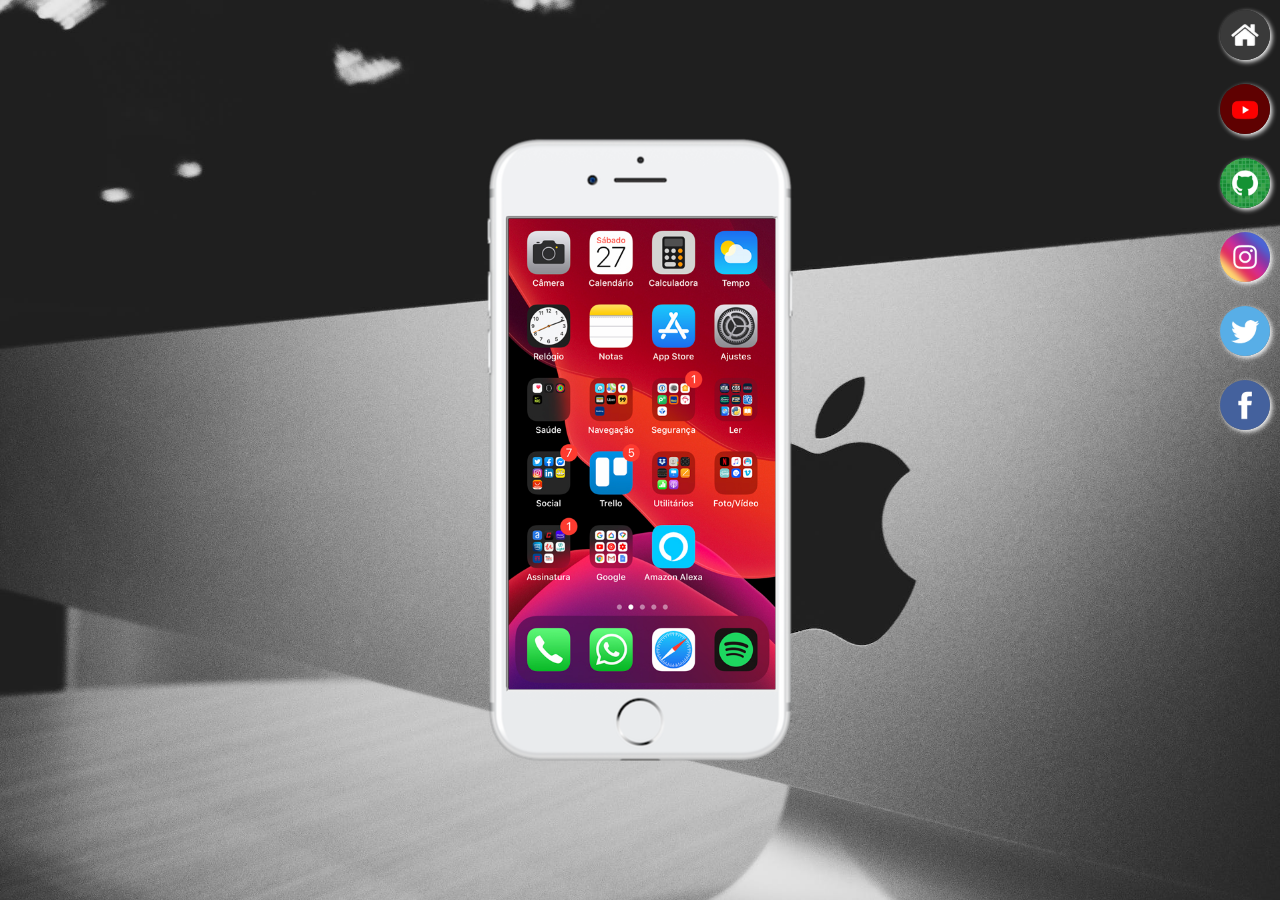
<file: iphone/index.html>
<!DOCTYPE html>
<html lang="pt-BR">
<head>
    <meta charset="UTF-8">
    <meta name="viewport" content="width=device-width, initial-scale=1.0">
    <title>Social Network Project</title>
    <link rel="shortcut icon" href="logo.png" type="image/x-icon">
    <link rel="stylesheet" href="style.css">
</head>
<body>
    <main>          
        <section id="phone">

            <iframe src="home.html" name="screen" id="screen"></iframe>
            
        </section>
        <section id="social-network">           
            <a href="home.html" target="screen"><img src="image/logo-home.jpg" alt="logo-home"></a><br>
            <a href="youtube.html" target="screen"><img src="image/logo-youtube.jpg" alt="logo-youtube"></a><br>
            <a href="github.html" target="screen"><img src="image/logo-github.jpg" alt="logo-github"></a><br>
            <a href="instagram.html" target="screen"><img src="image/logo-instagram.jpg" alt="logo-instagram"></a><br>
            <a href="twitter.html" target="screen"><img src="image/logo-twitter.jpg" alt="logo-twitter"></a><br>
            <a href="facebook.html" target="screen"><img src="image/logo-facebook.jpg" alt="logo-facebook"></a>
        </section>
    </main>
</body>
</html>
</file>
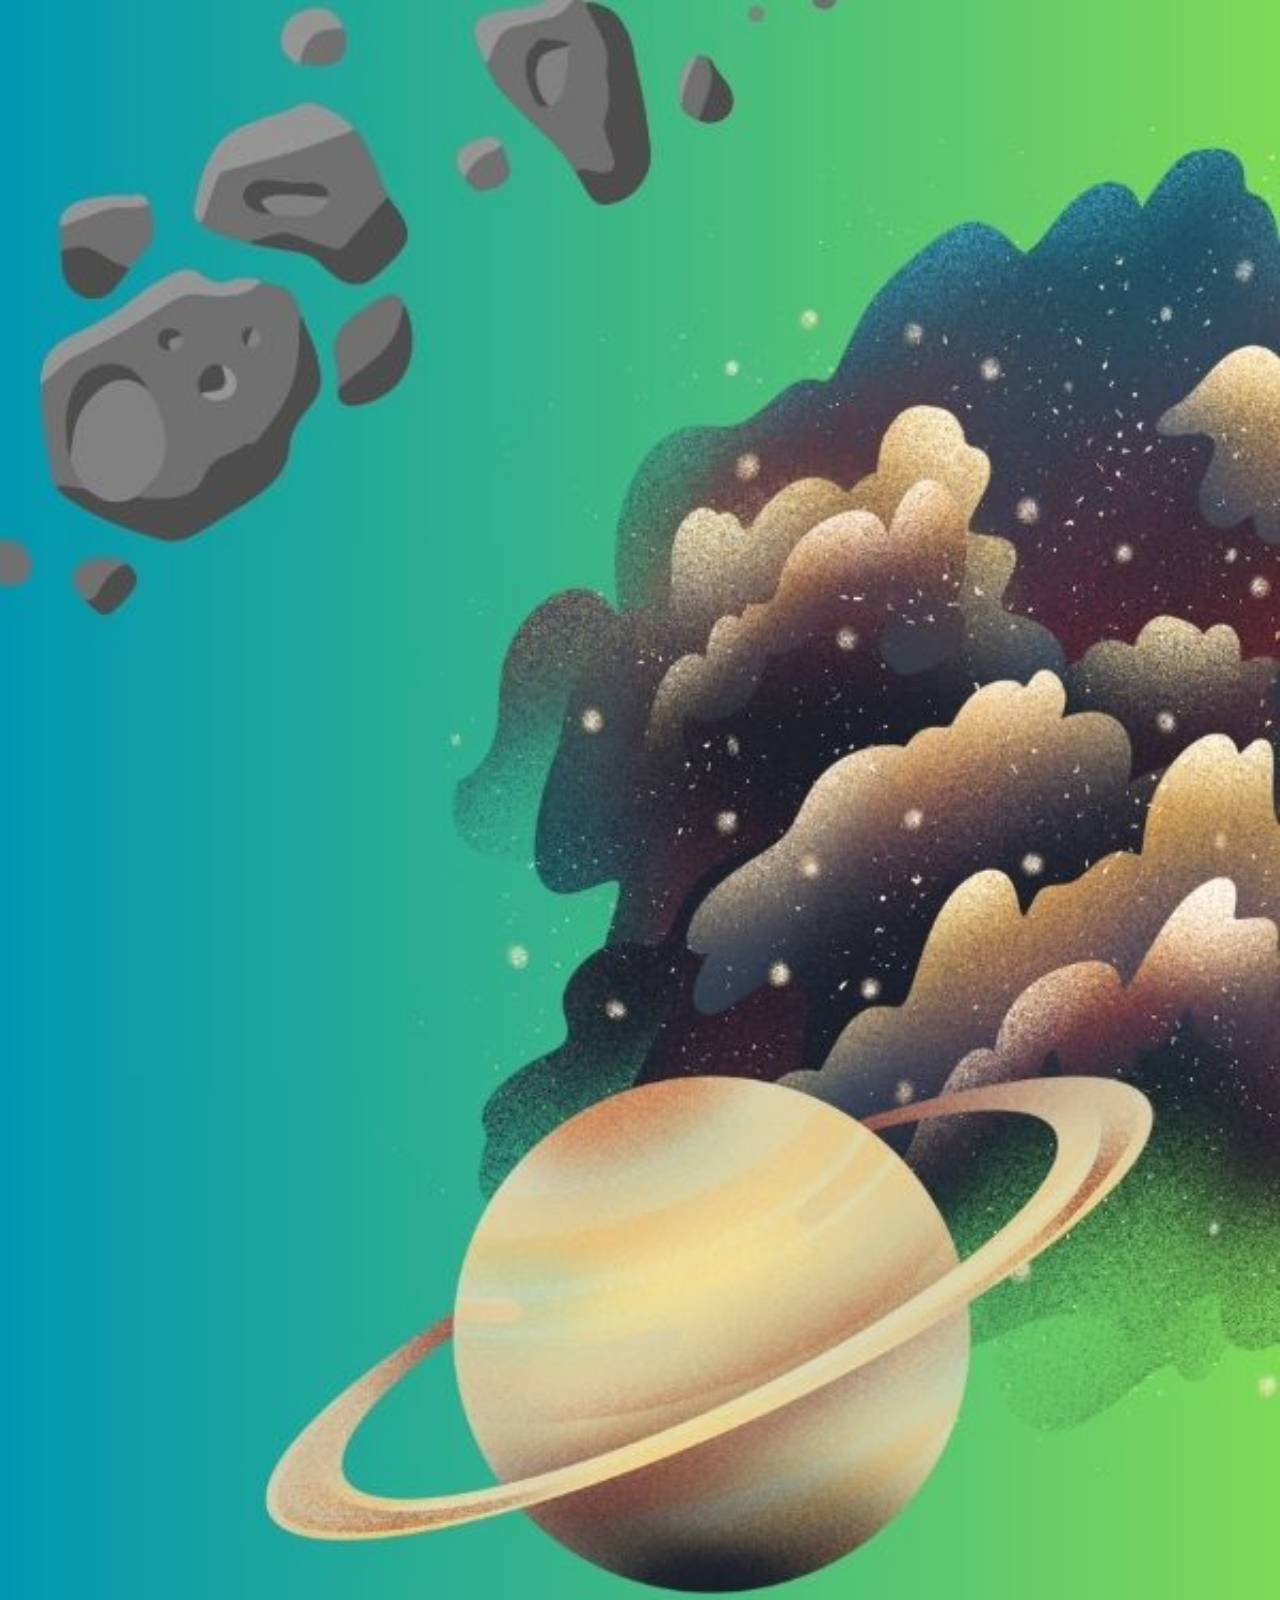
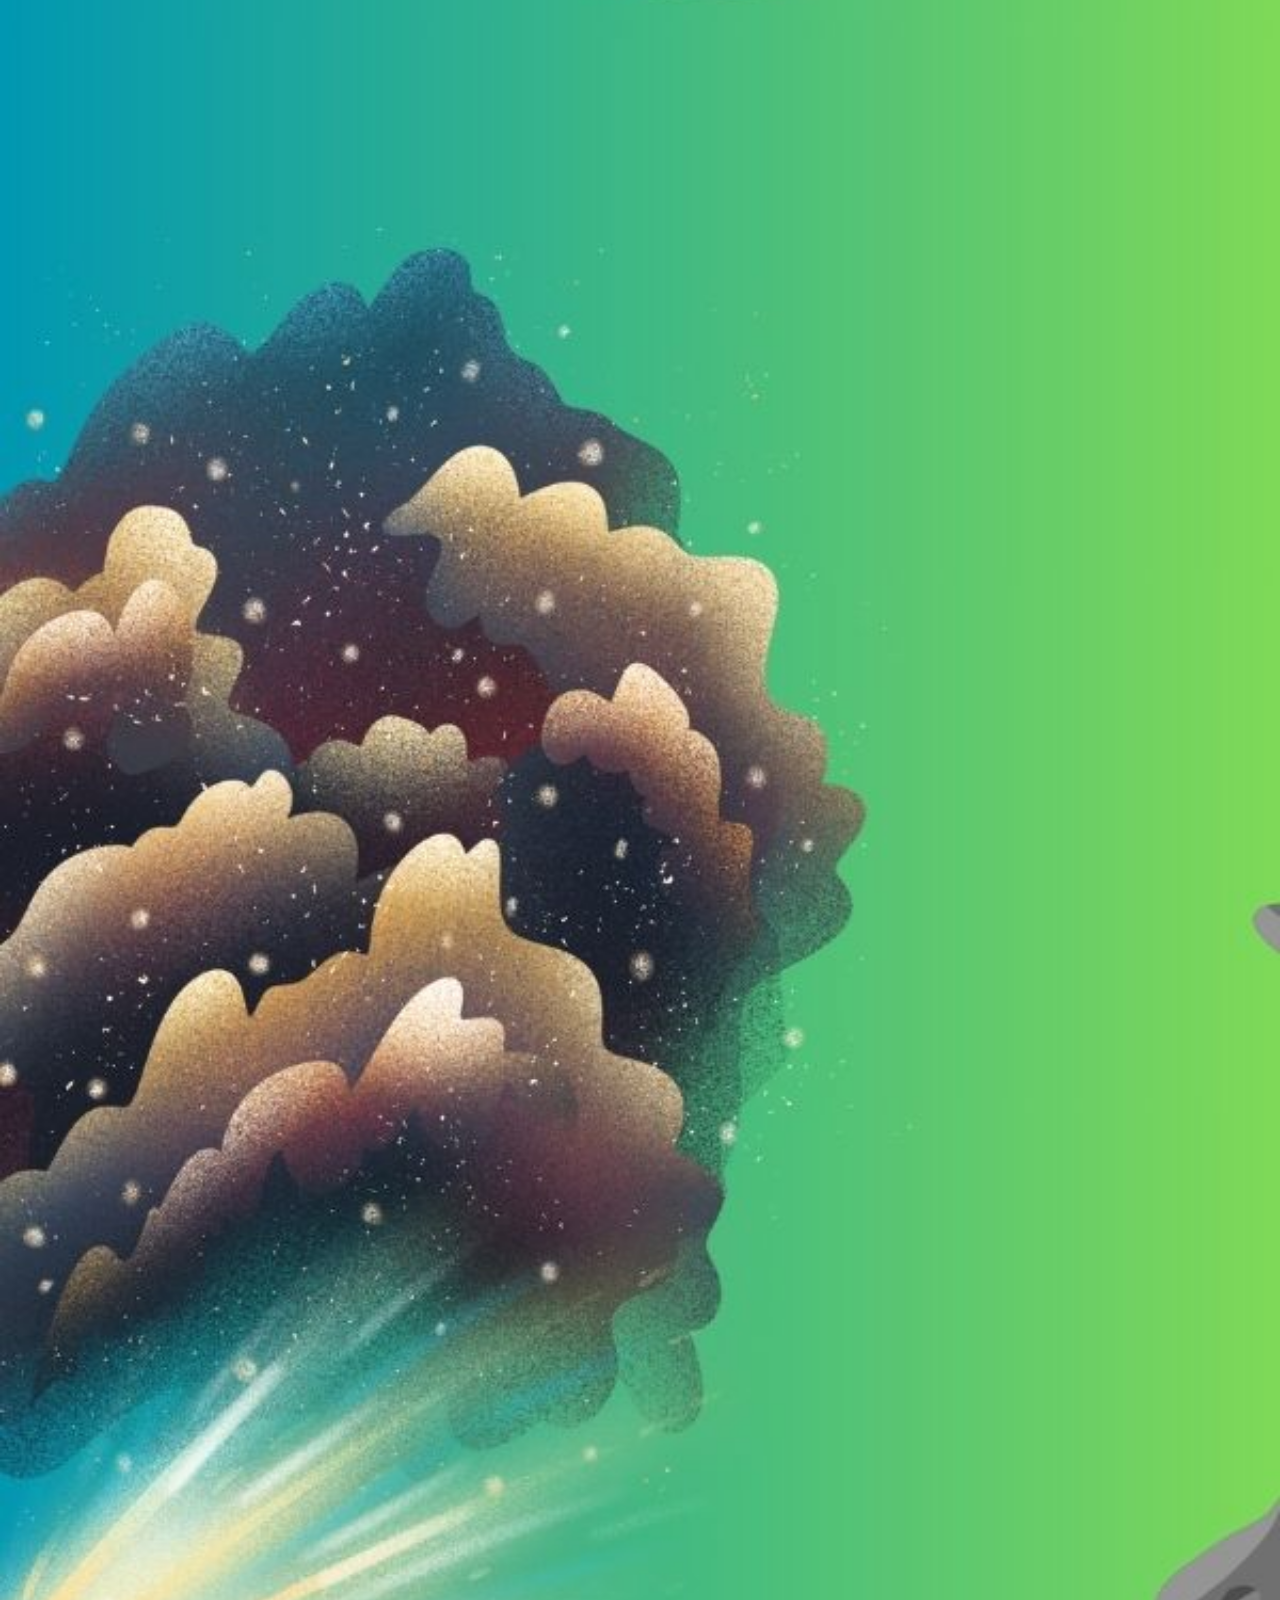
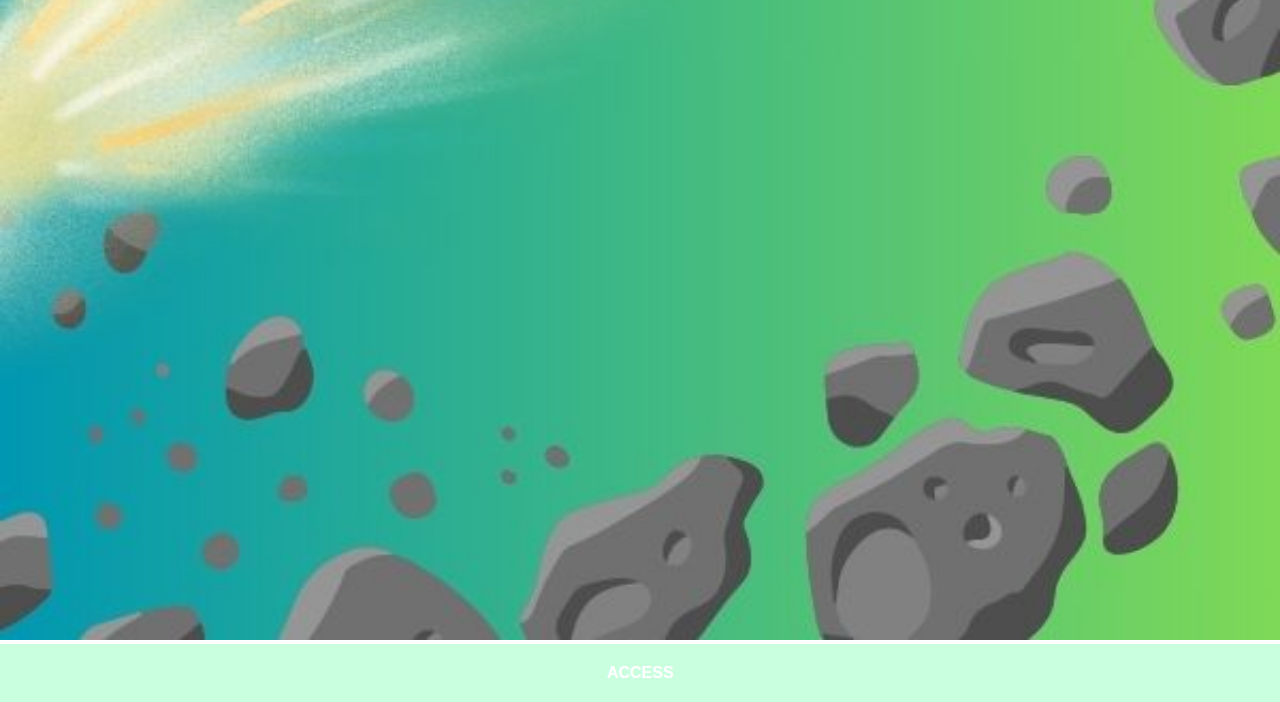
<file: iphone/facebook.html>
<!DOCTYPE html>
<html lang="pt-BR">
<head>
    <meta charset="UTF-8">
    <meta name="viewport" content="width=device-width, initial-scale=1.0">
    <title>Facebook</title>
    <link rel="stylesheet" href="social.css">
</head>
<body>
    <img src="image/2.jpg" alt="Facebook">
    <a href="https://guilhermefariah.github.io/"
    target="_blank">ACCESS</a>
</body>
</html>
</file>
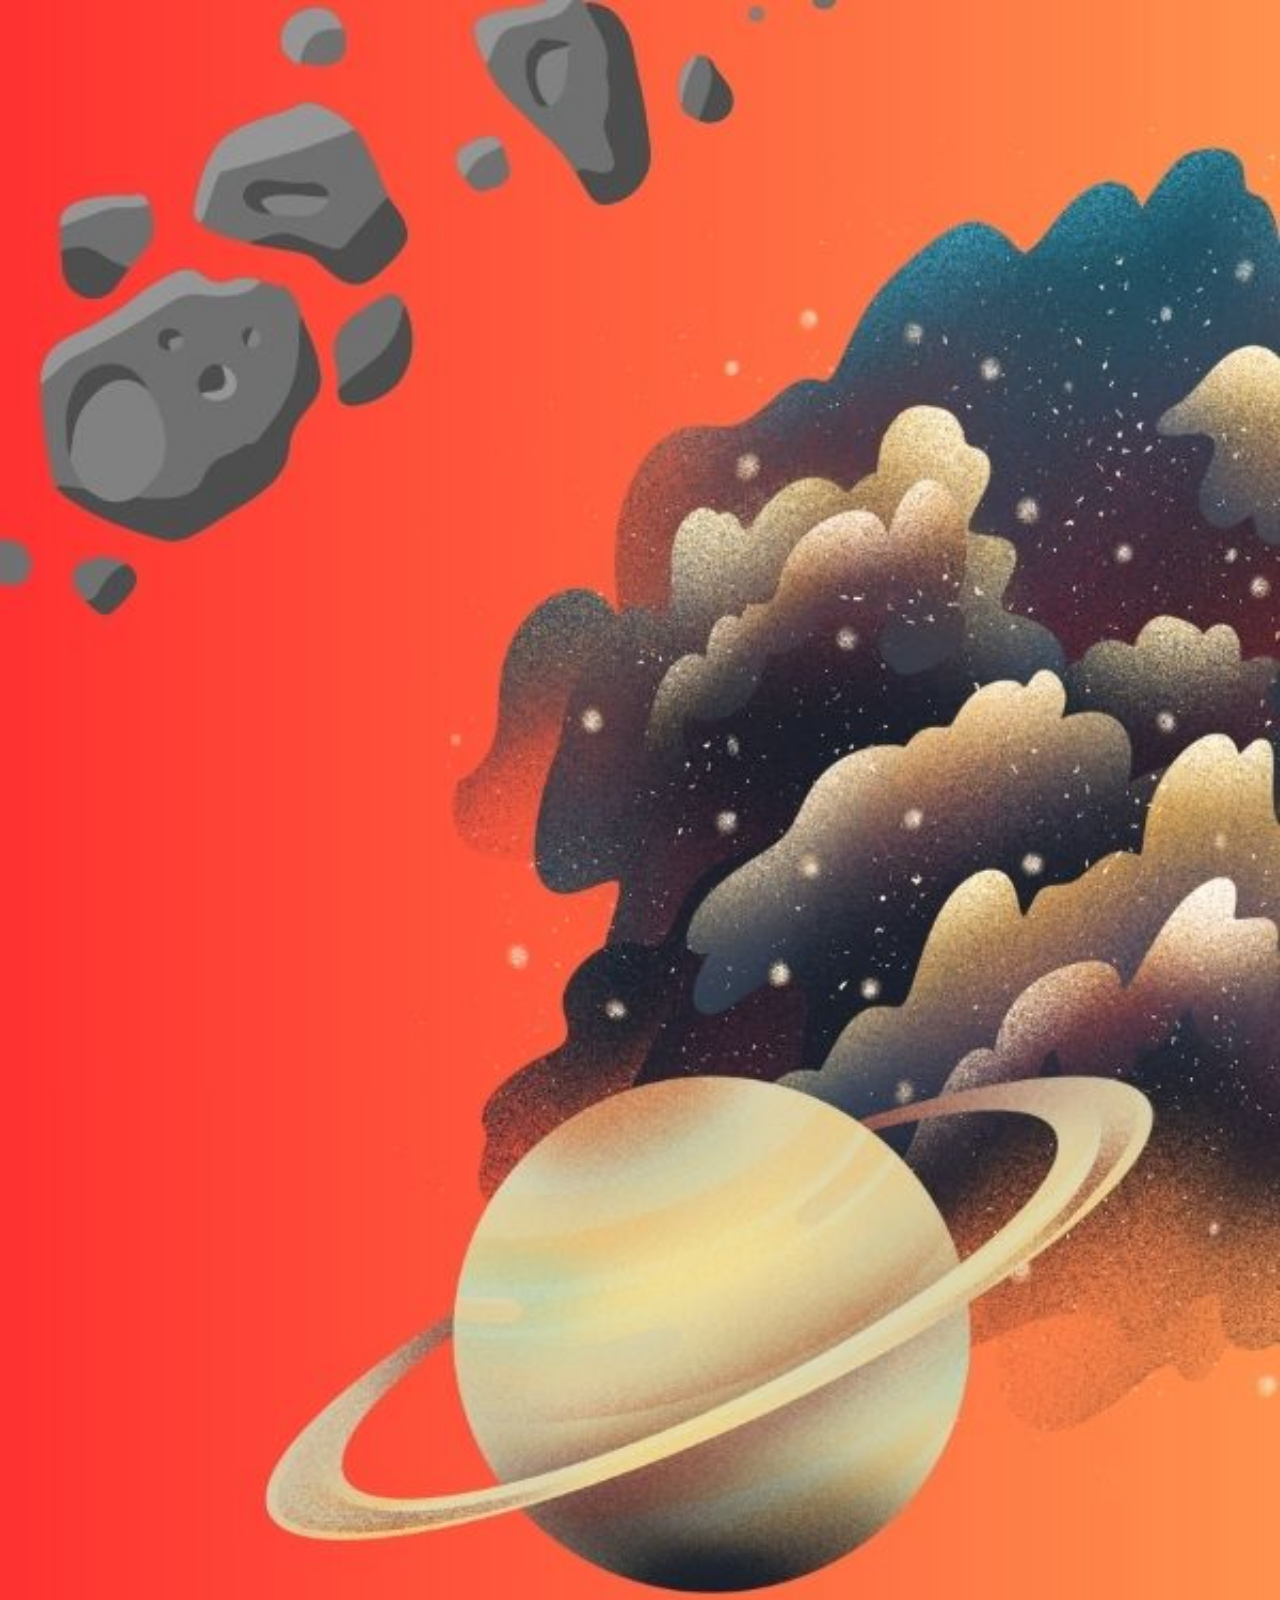
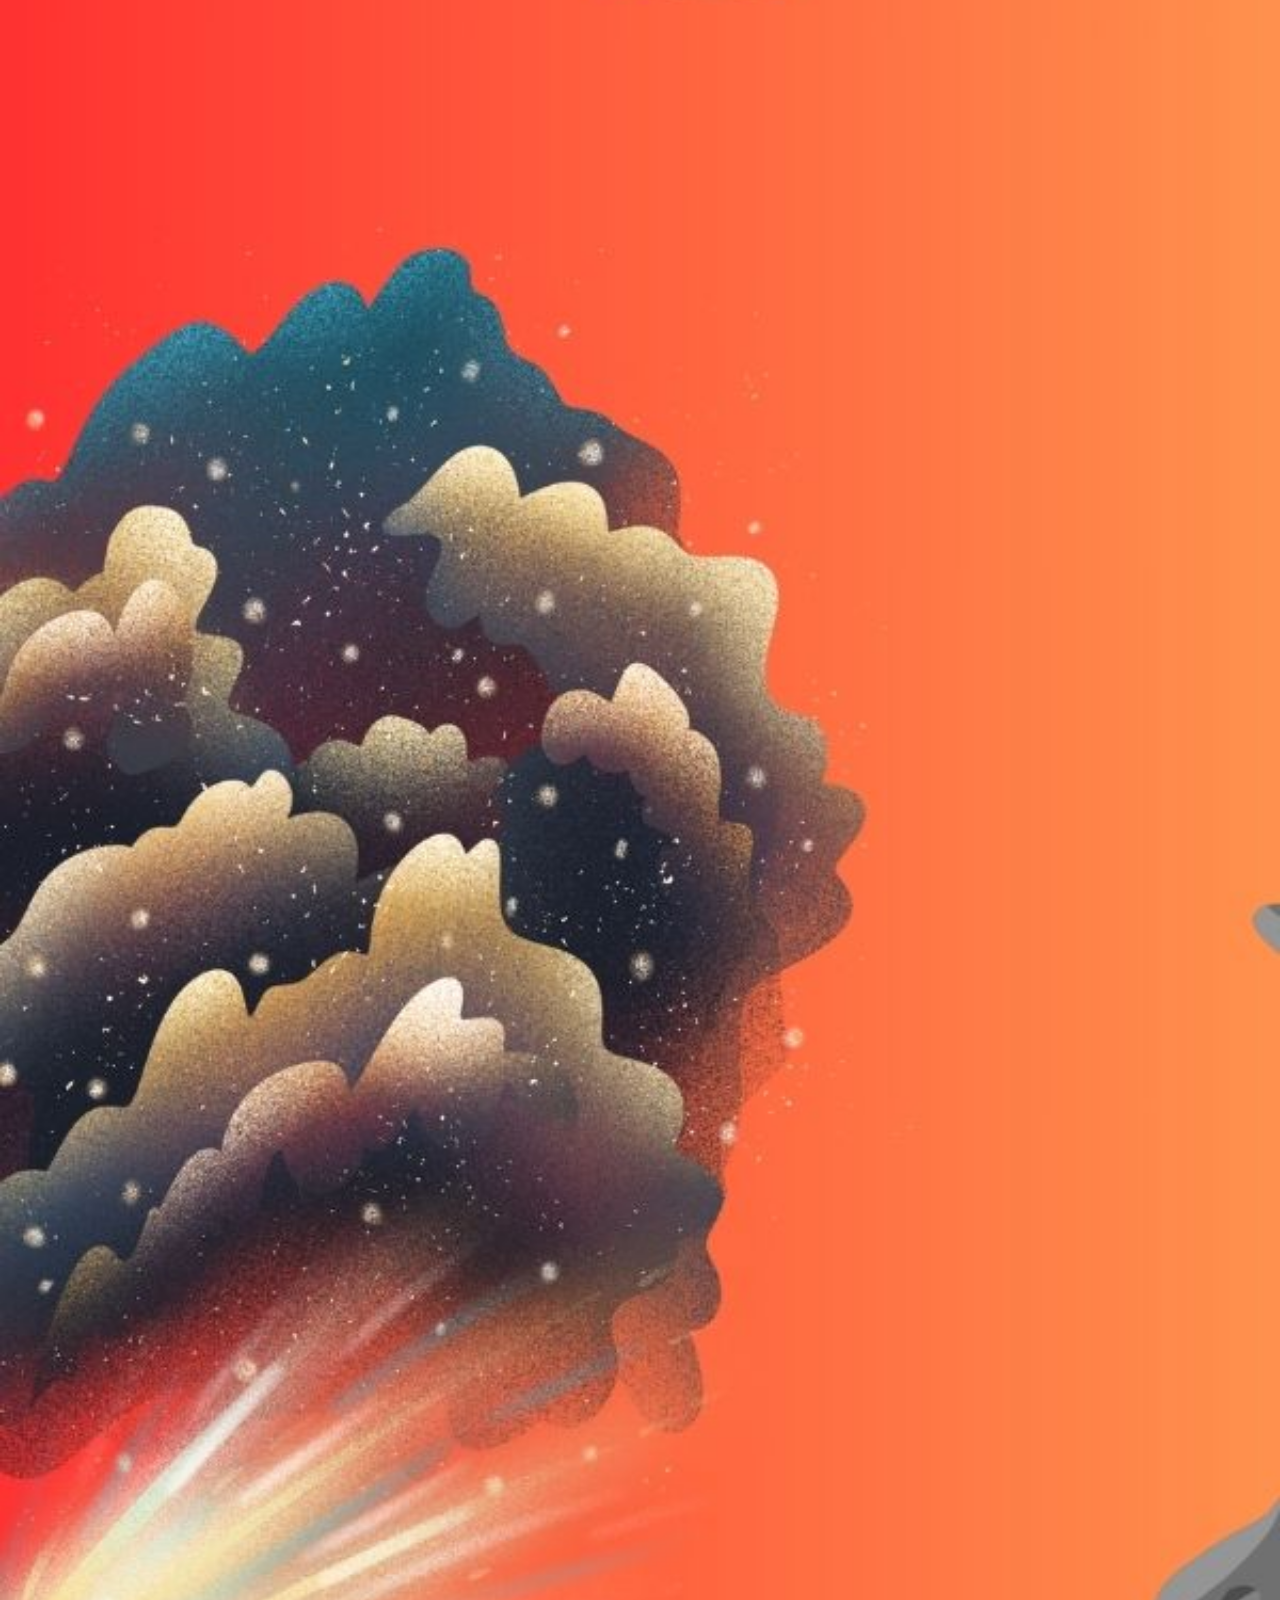
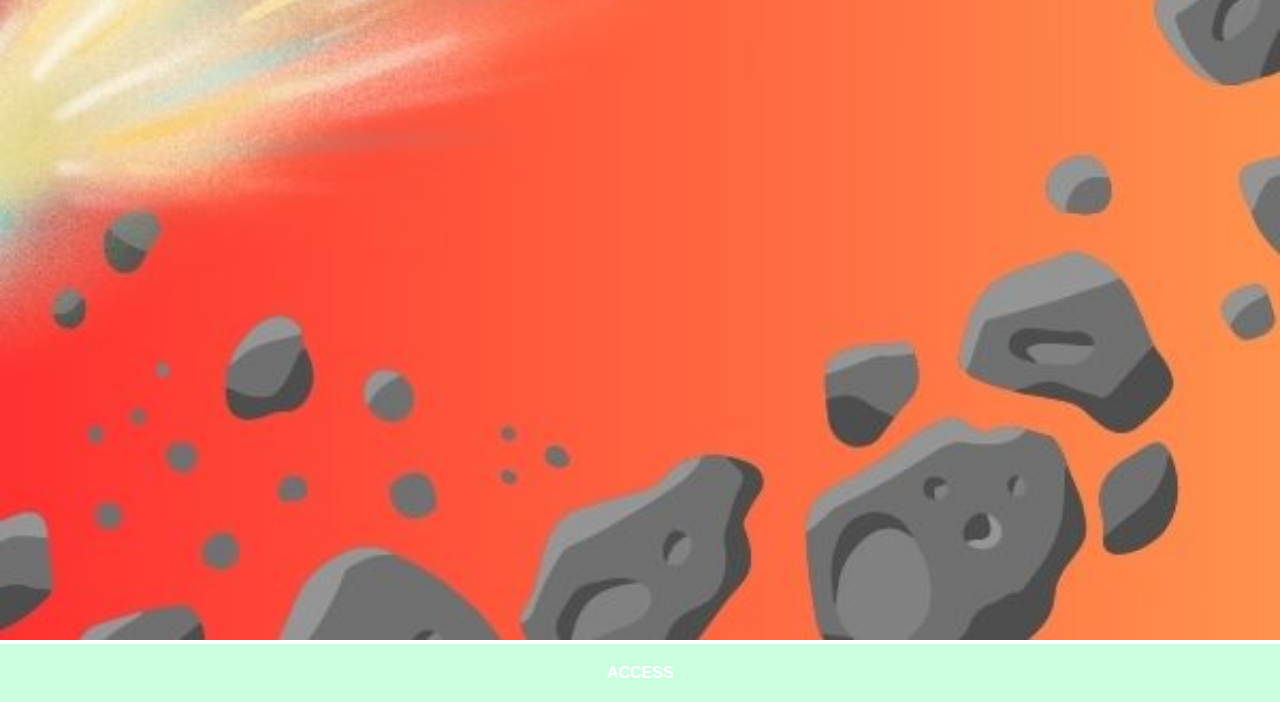
<file: iphone/github.html>
<!DOCTYPE html>
<html lang="pt-BR">
<head>
    <meta charset="UTF-8">
    <meta name="viewport" content="width=device-width, initial-scale=1.0">
    <title>Github</title>
    <link rel="stylesheet" href="social.css">
</head>
<body>
    <img src="image/3.jpg" alt="Github">
    <a href="https://guilhermefariah.github.io/"
     target="_blank">ACCESS</a>
    
</body>
</html>
</file>
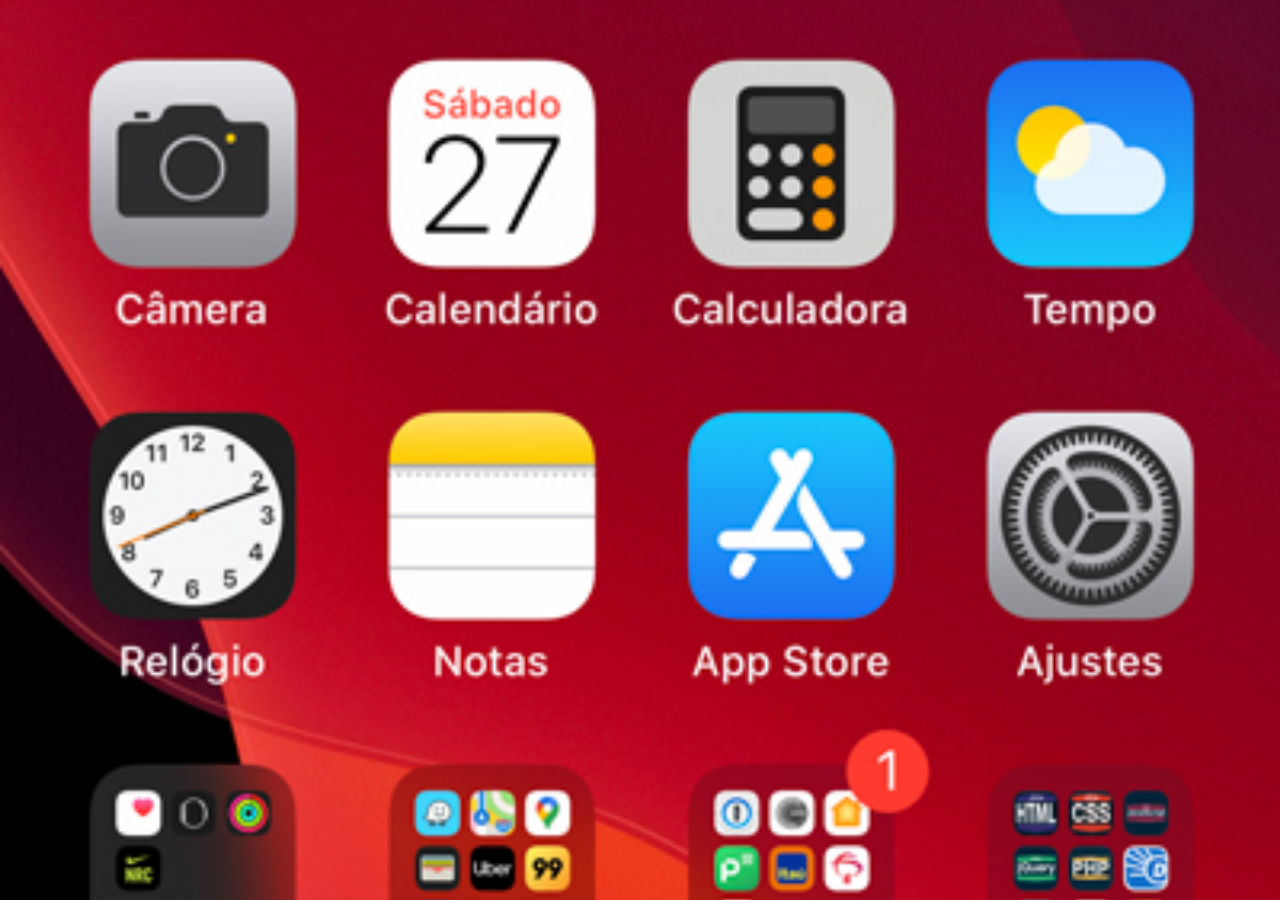
<file: iphone/home.html>
<!DOCTYPE html>
<html lang="pt-BR">
<head>
    <meta charset="UTF-8">
    <meta name="viewport" content="width=device-width, initial-scale=1.0">
    <title>Home</title>
</head>
<style>
    * {
        margin: 0;
        padding: 0px;
    }
    body {
        width: 100vw;
        height: 100vh;
        background: black url('image/screen-home.jpg')
        no-repeat top center;
        background-size: cover;
    }
</style>
<body>
    
</body>
</html>
</file>
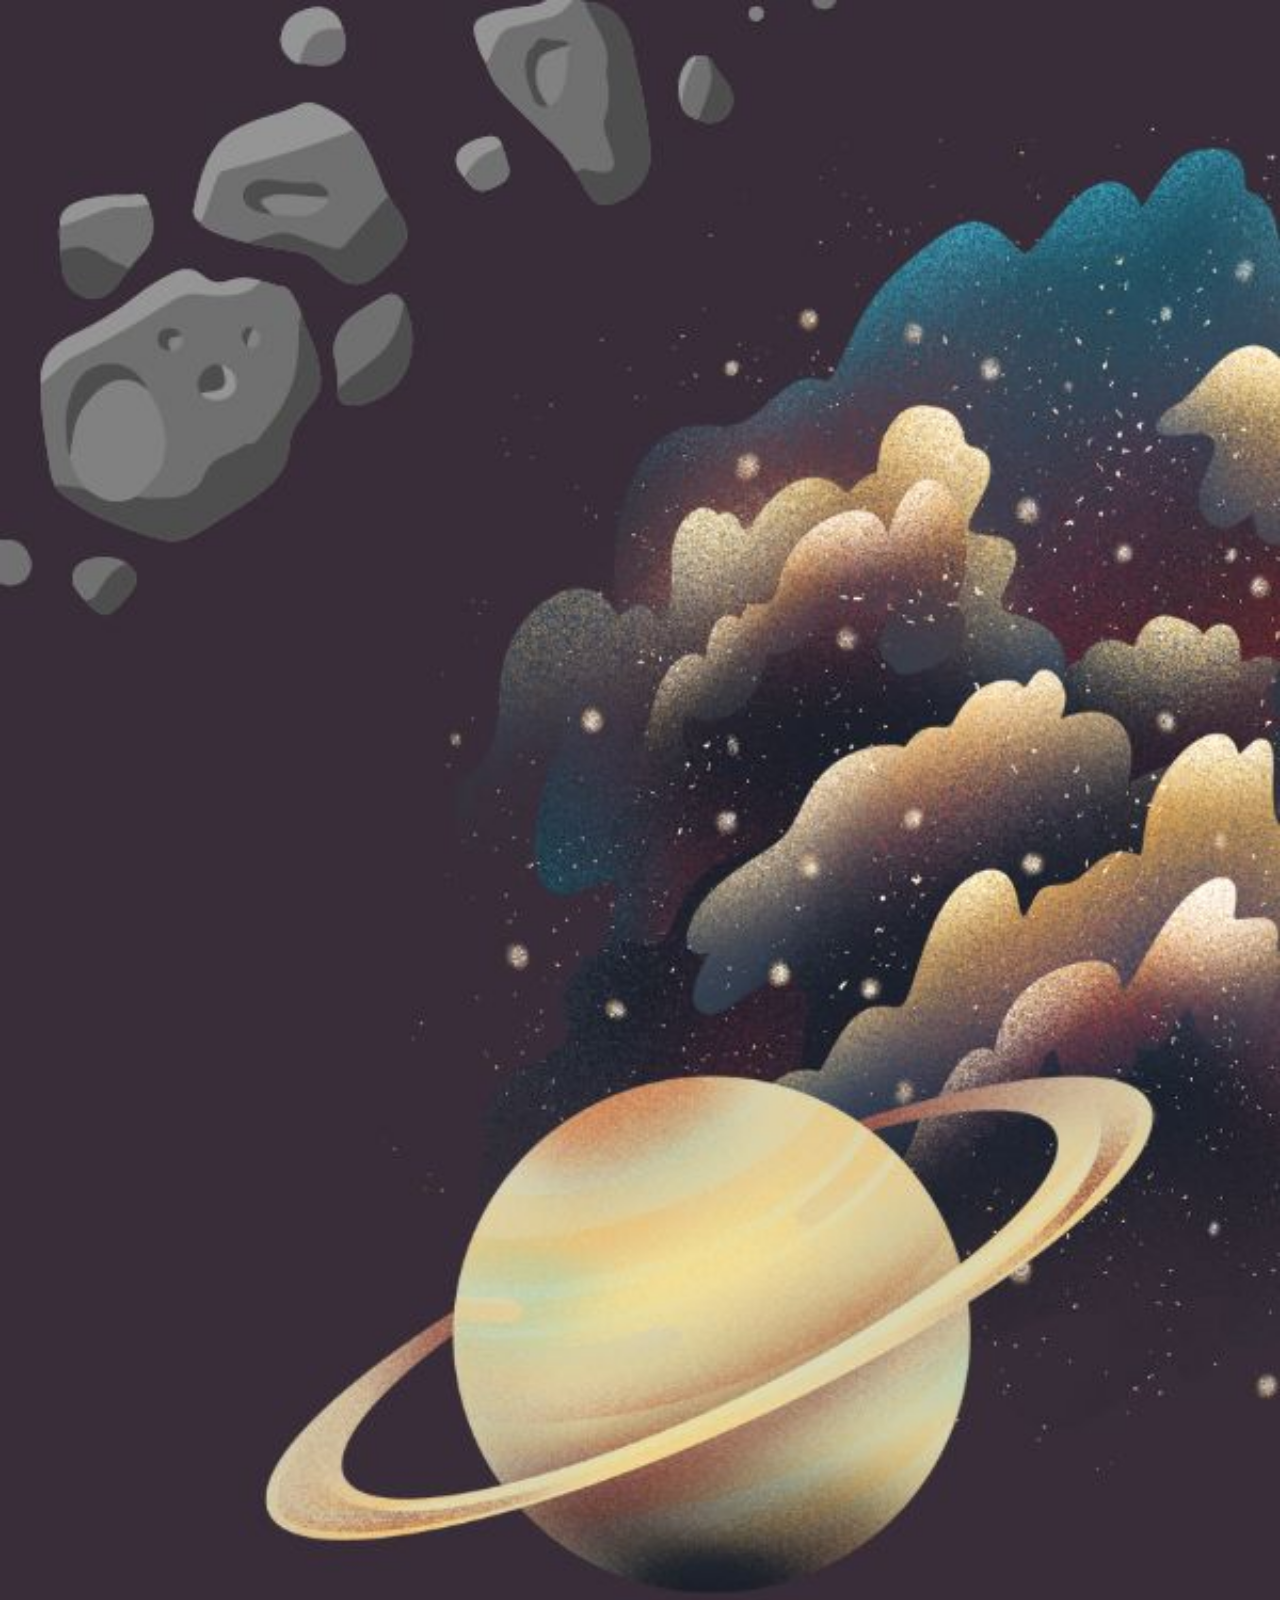
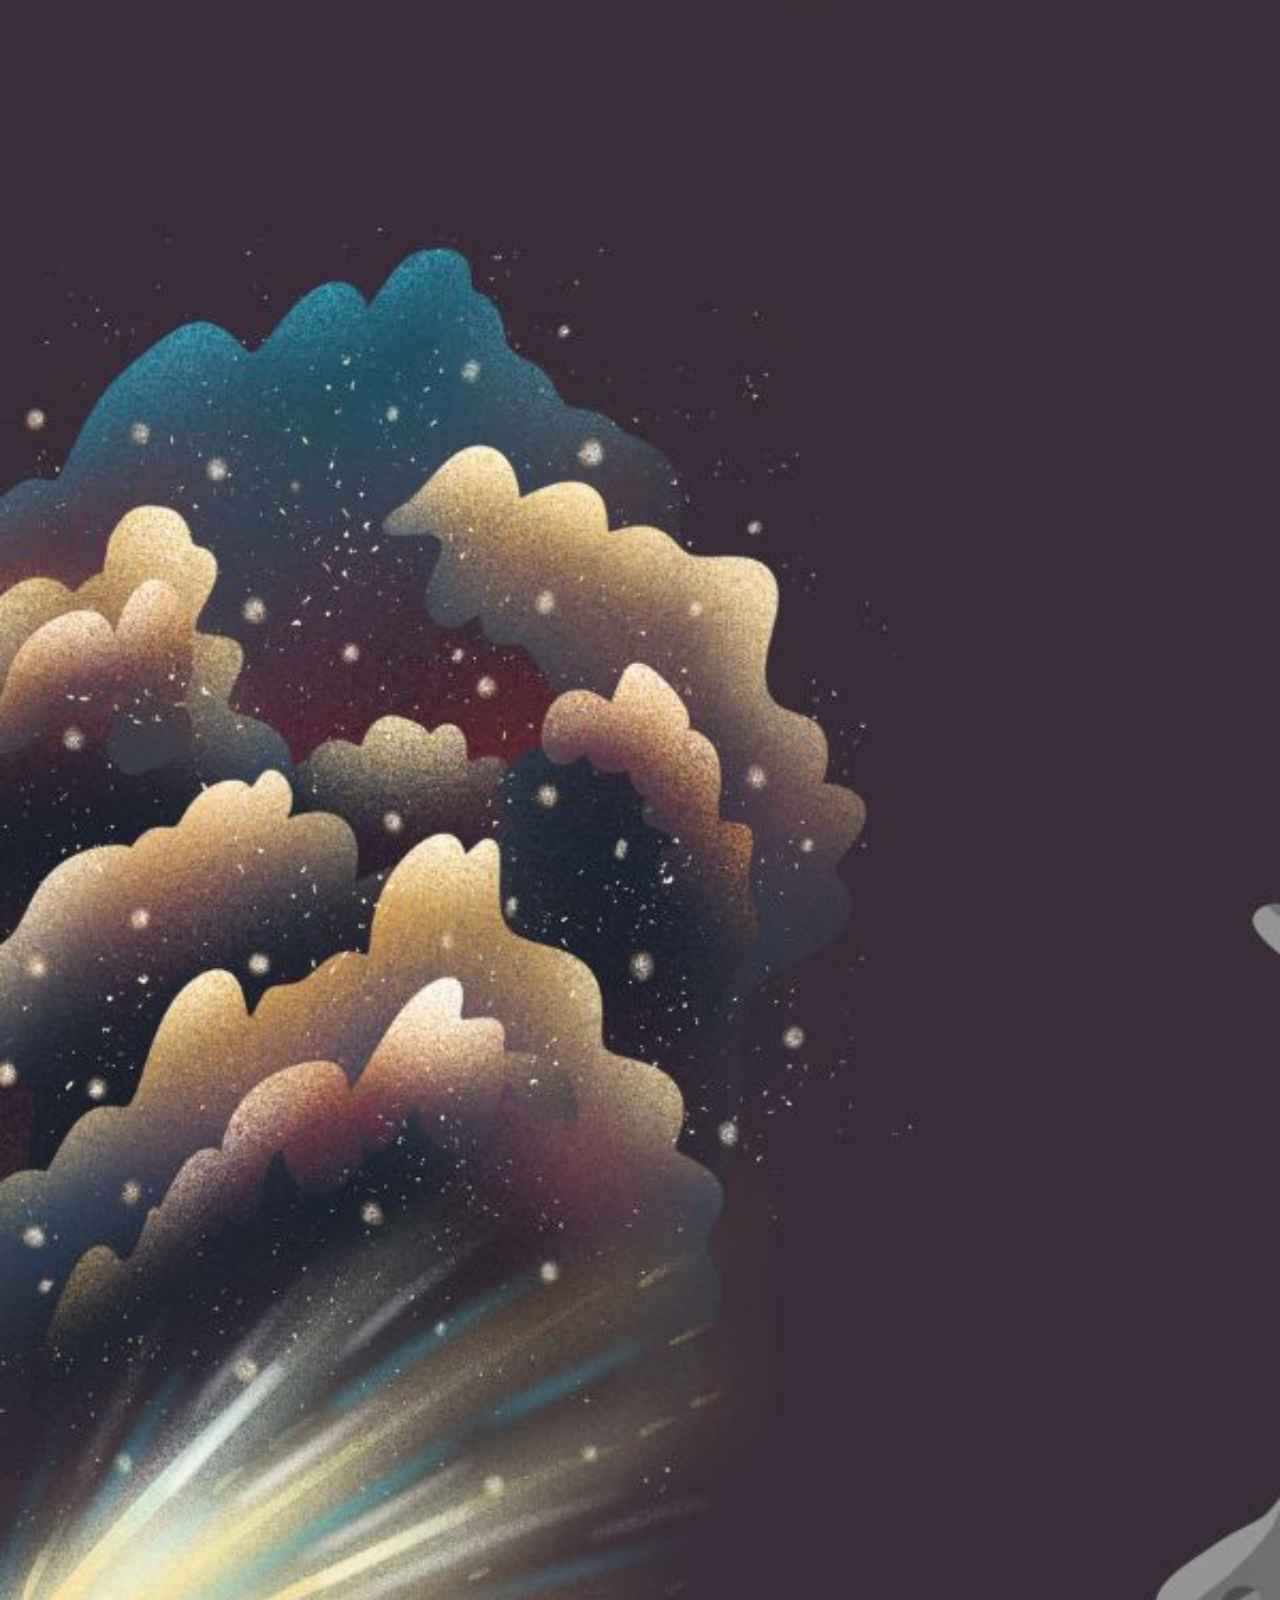
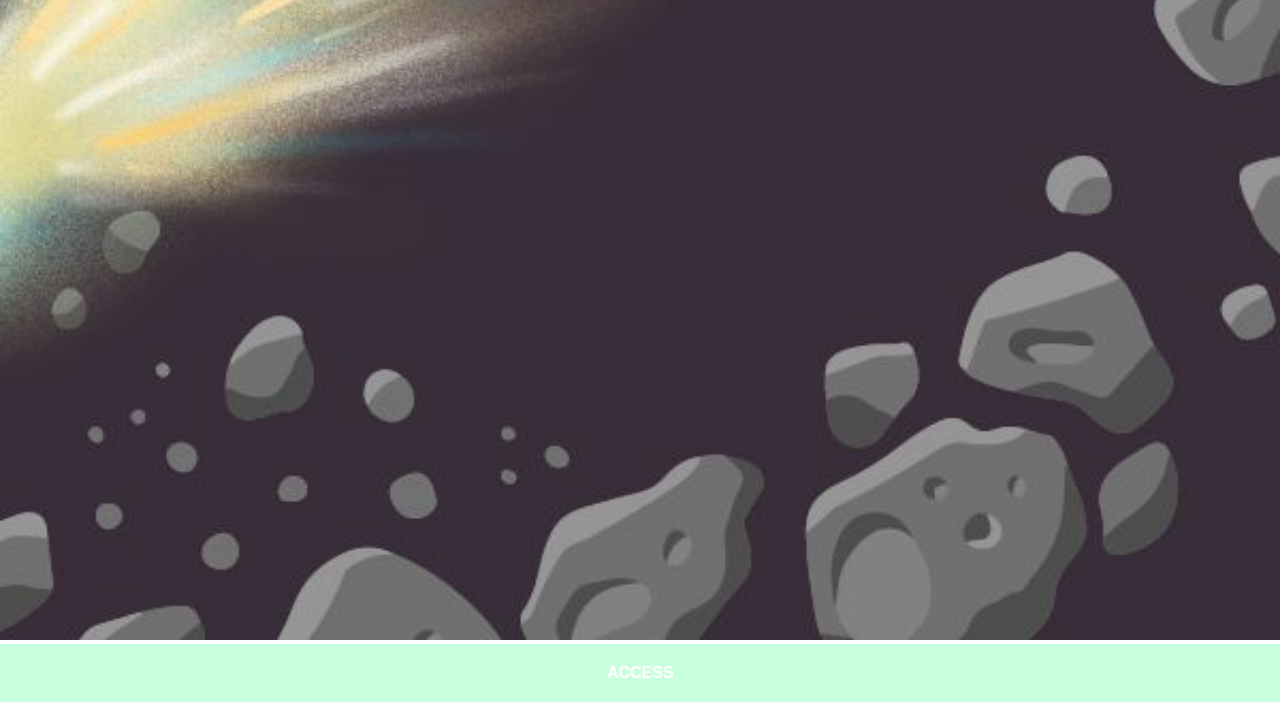
<file: iphone/instagram.html>
<!DOCTYPE html>
<html lang="pt-BR">
<head>
    <meta charset="UTF-8">
    <meta name="viewport" content="width=device-width, initial-scale=1.0">
    <title>Instagram</title>
    <link rel="stylesheet" href="social.css">
</head>
<body>
    <img src="image/5.jpg" alt="Instagram">
    <a href="https://guilhermefariah.github.io/" 
    target="_blank">ACCESS</a>
</body>
</html>
</file>
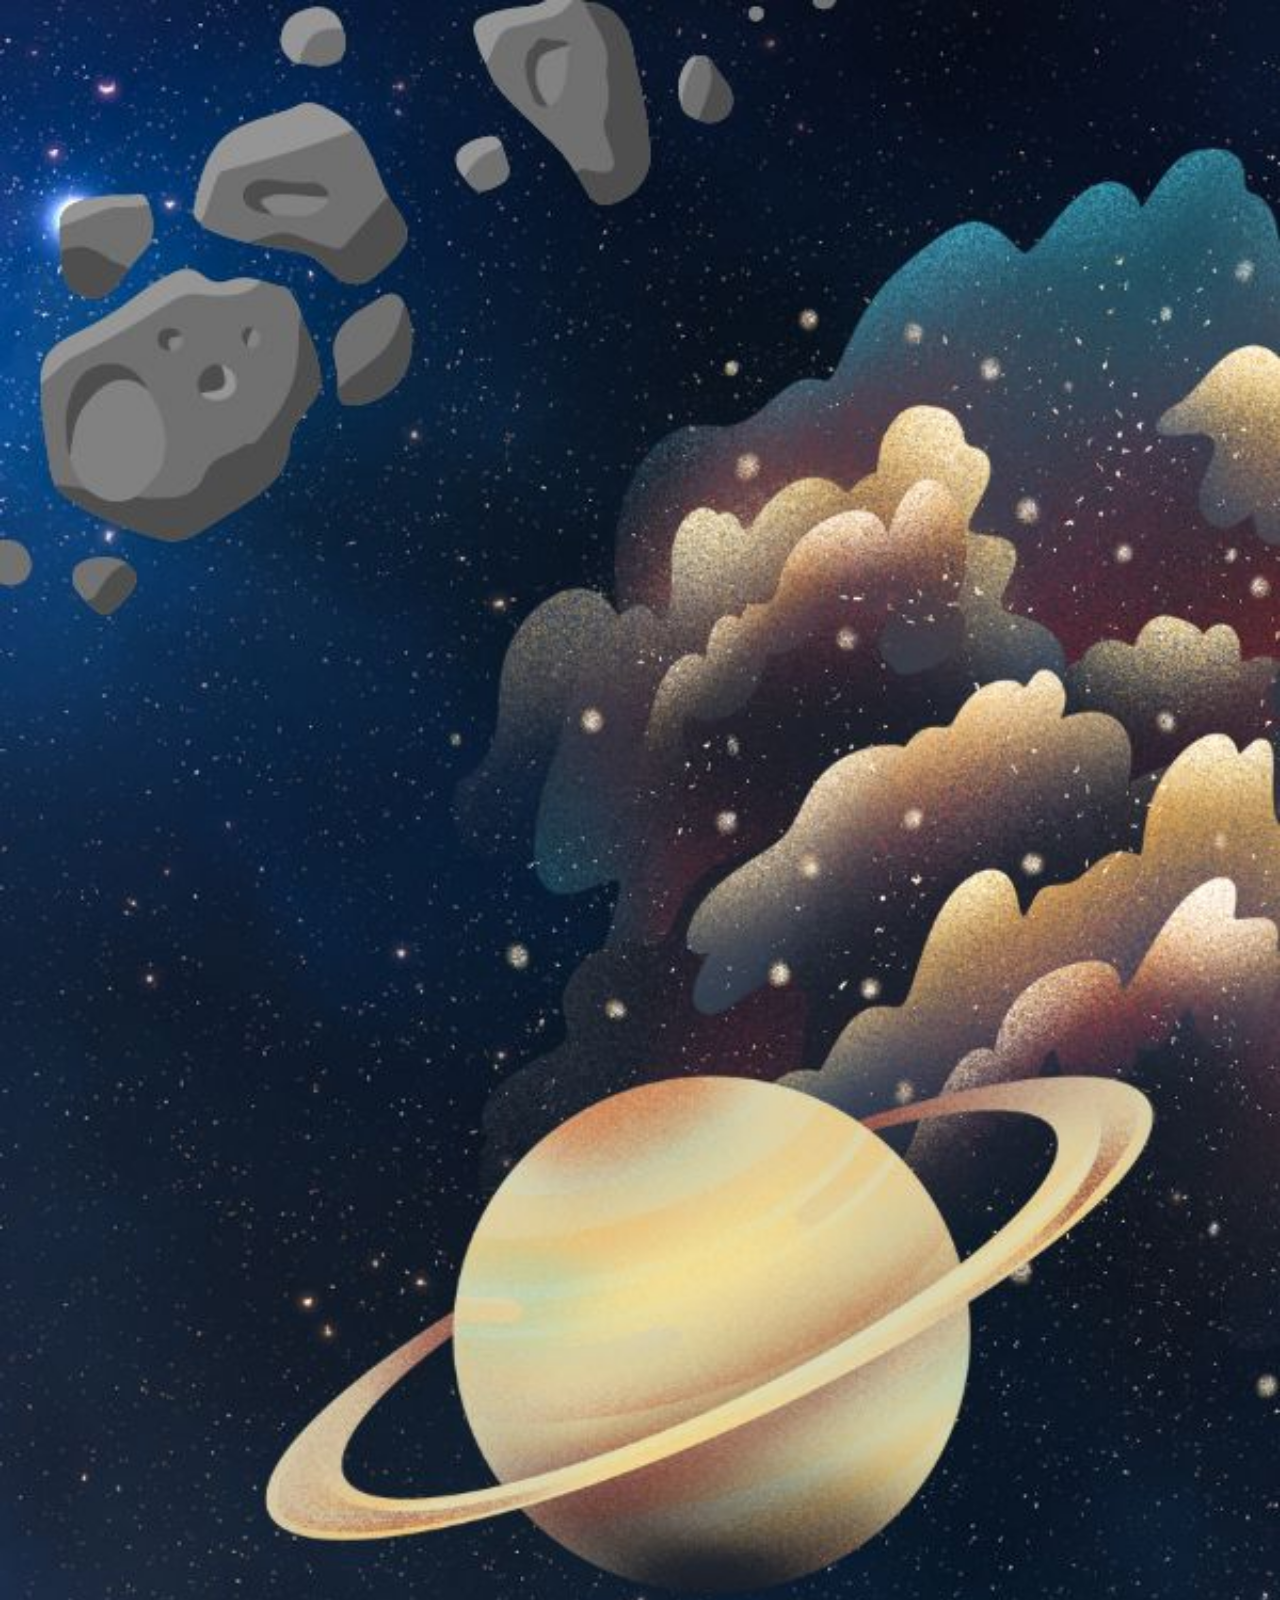
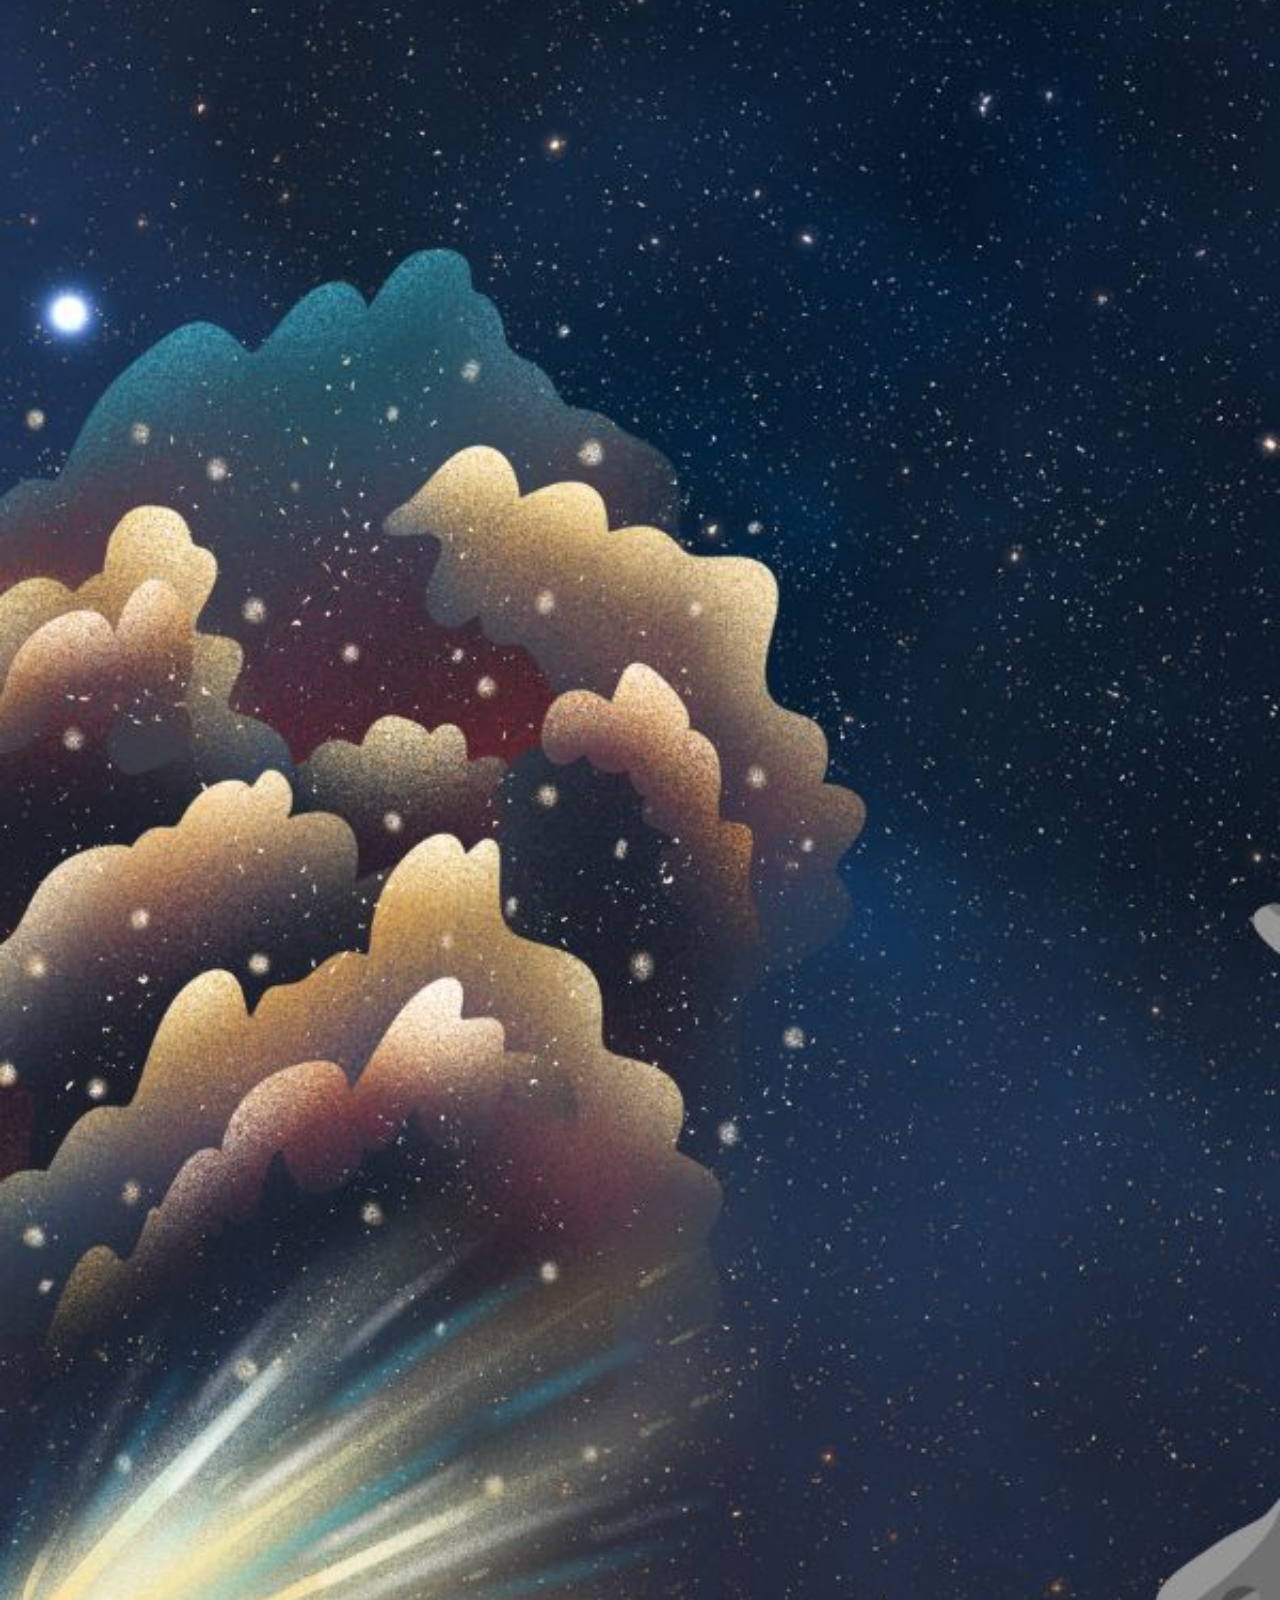
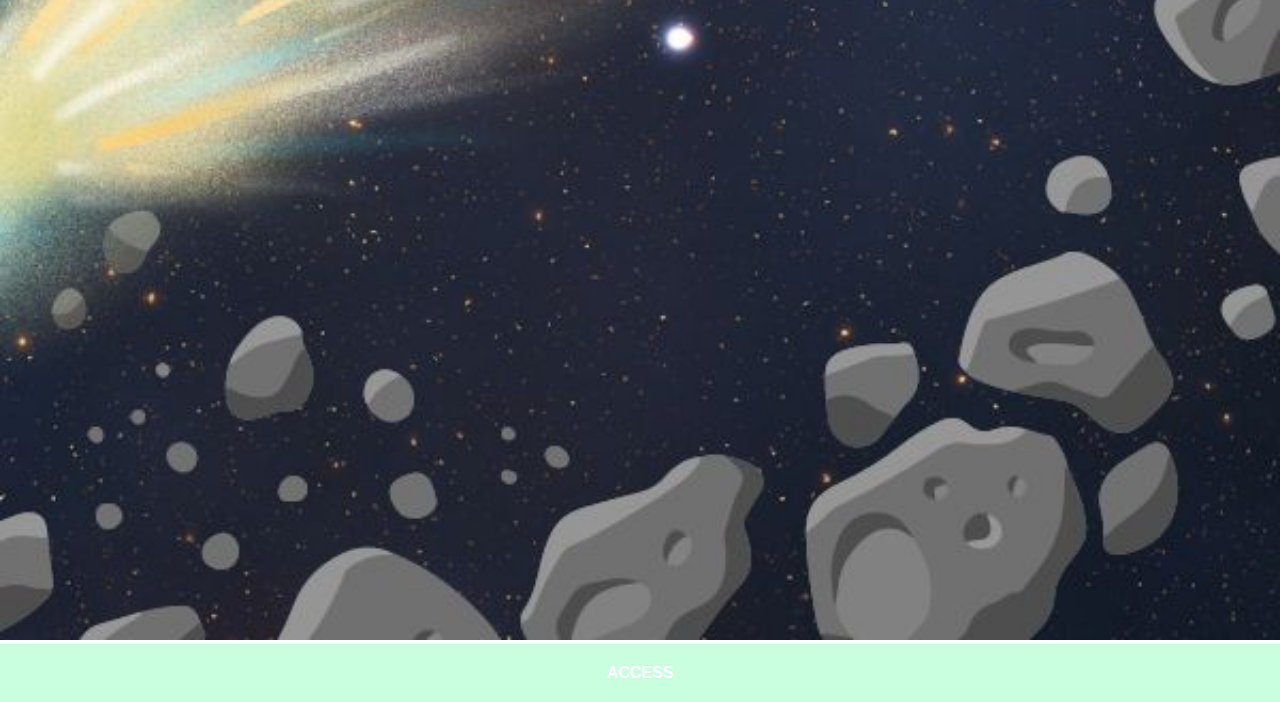
<file: iphone/twitter.html>
<!DOCTYPE html>
<html lang="pt-BR">
<head>
    <meta charset="UTF-8">
    <meta name="viewport" content="width=device-width, initial-scale=1.0">
    <title>Twitter</title>
    <link rel="stylesheet" href="social.css">
</head>
<body>
    <img src="image/1.jpg" alt="Twitter">
    <a href="https://guilhermefariah.github.io/"
     target="_blank">ACCESS</a>
</body>
</html>
</file>
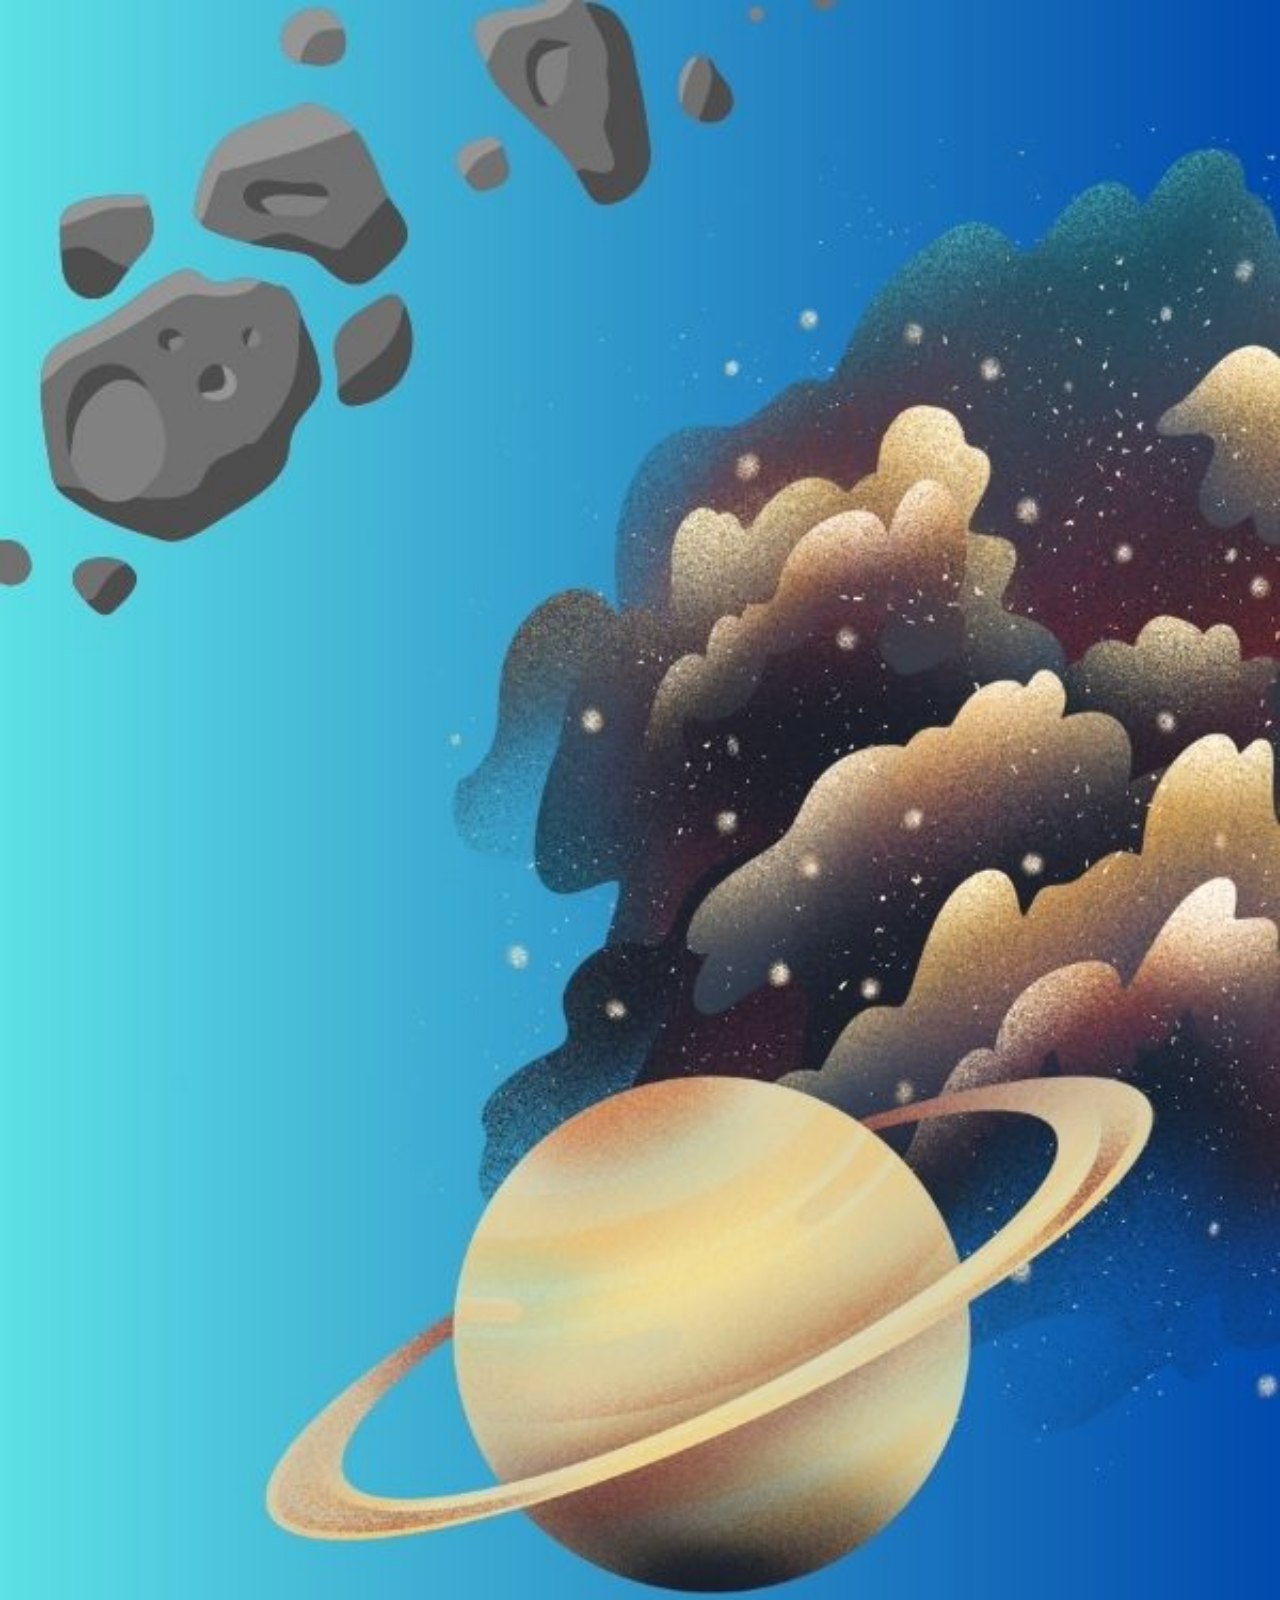
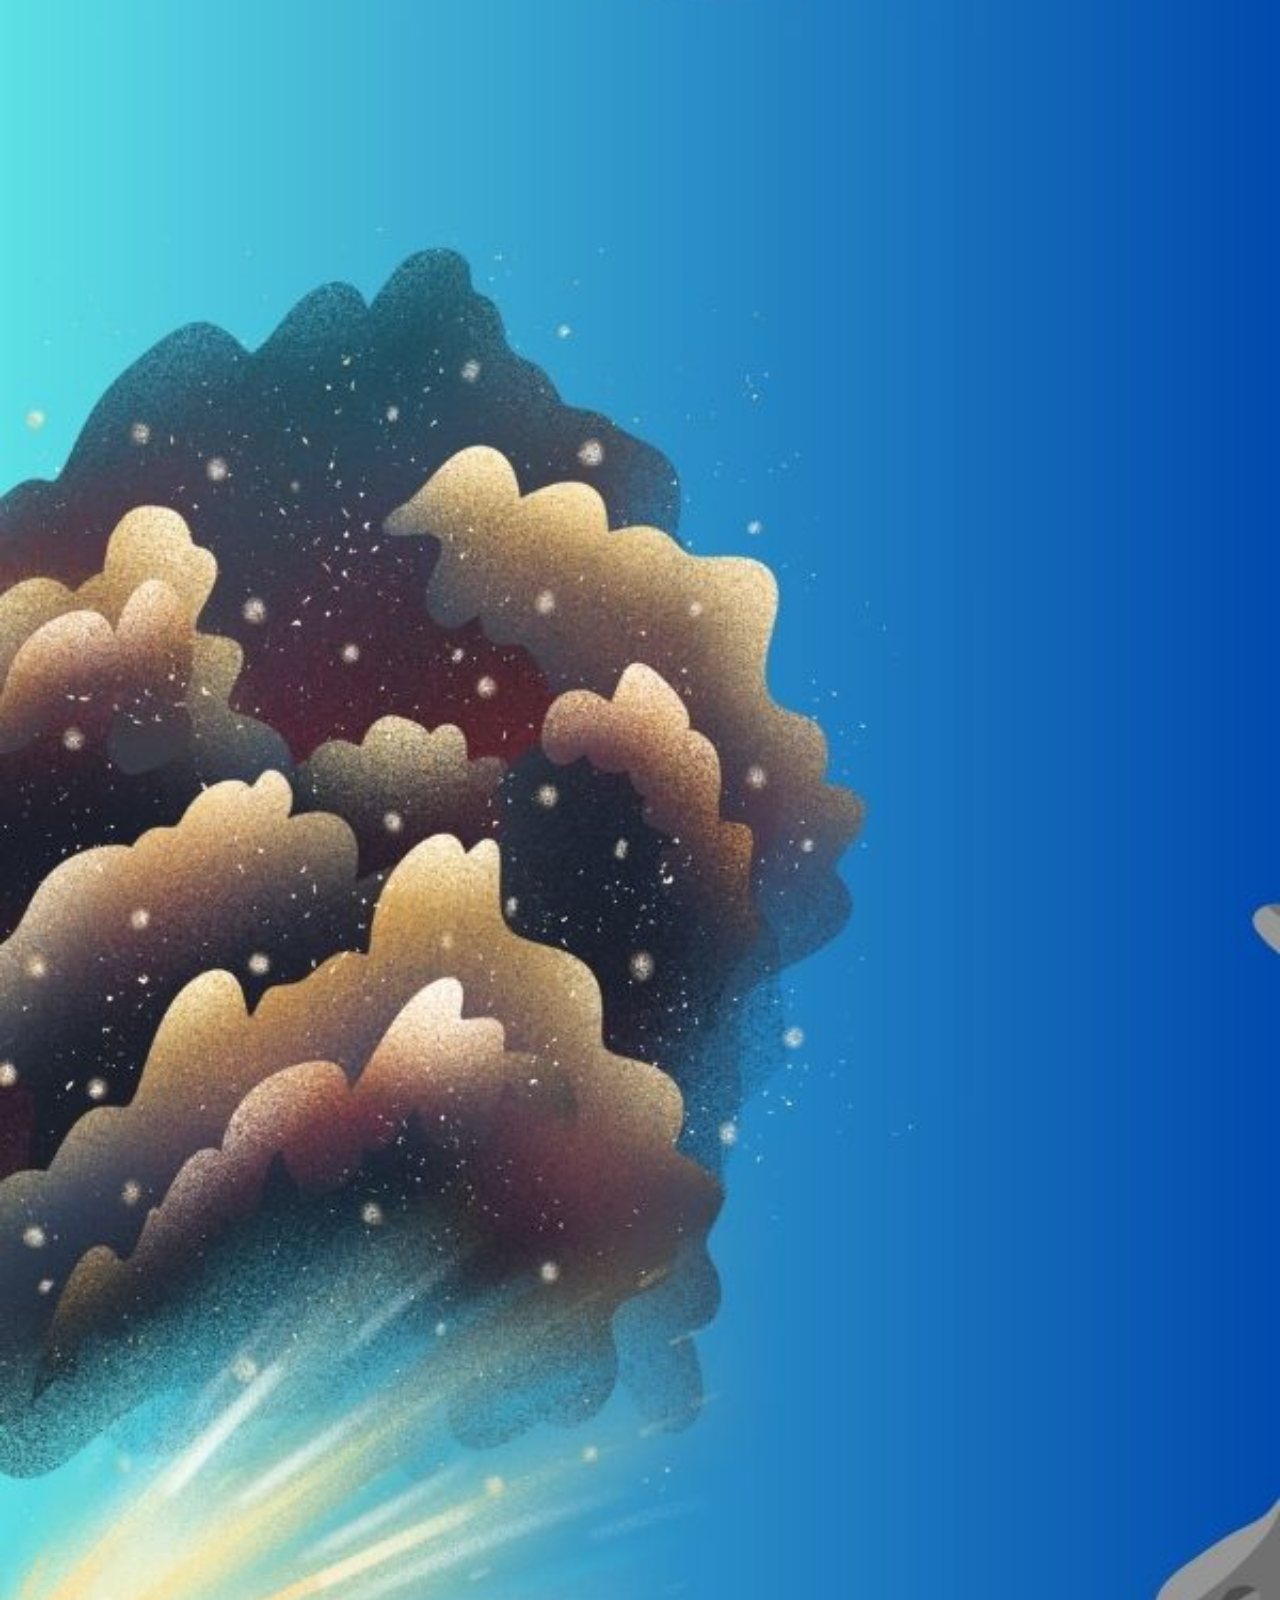
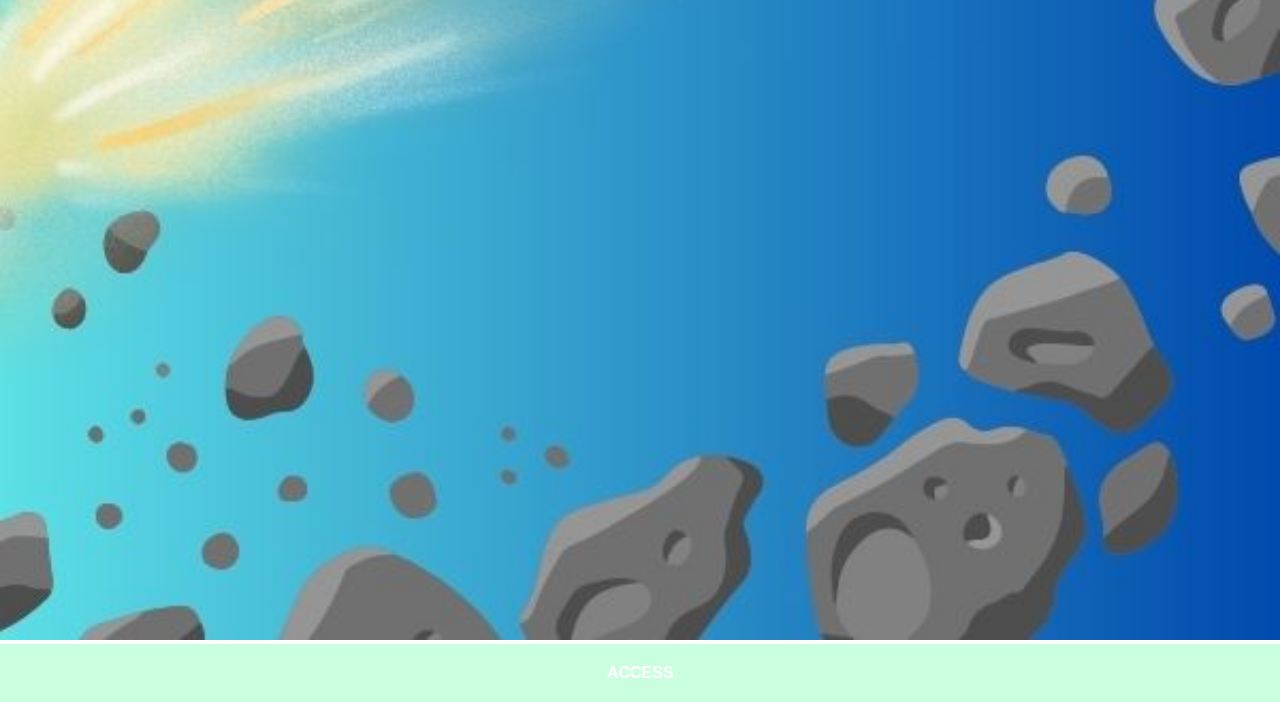
<file: iphone/youtube.html>
<!DOCTYPE html>
<html lang="pt-BR">
<head>
    <meta charset="UTF-8">
    <meta name="viewport" content="width=device-width, initial-scale=1.0">
    <title>Youtube</title>
    <link rel="stylesheet" href="social.css">
</head>
<body>
    <img src="image/4.jpg" alt="Youtube">
    <a href="https://guilhermefariah.github.io/"
    target="_blank">ACCESS</a>
</body>
</html>
</file>
<file: iphone/style.css>
@charset "UTF-8";

* {
    margin: 0px;
    padding: 0px;
    font-family: Arial, Helvetica, sans-serif;
}

html, body {
    width: 100vw;
    height: 100vh;
    background-color: black;
}
body {
    background: url('image/background.jpg')
    no-repeat top center;
    background-size: cover;
    background-attachment: fixed;
}
main {
    position: relative;
    height: 100vh; 
}
section#phone {
    position: absolute;
    top: 50%;
    left: 50%;
    transform: translate(-50%, -50%);
    width: 311px; 
    height: 627px;
    background: url('image/frame-iphone.png') no-repeat;
}
iframe#screen {
    position: relative;
    top: 80px;
    left: 22px;
    width: 267px;
    height: 471px;
}

section#social-network {
    text-align: right;

}
section#social-network img {
    width: 50px;
    margin: 10px;
    border-radius: 50%;
    box-shadow: 2px 2px 5px hsl(0, 0%, 100%);
    box-sizing: border-box;
}
section#social-network img:hover {
    border: 2px solid rgba(2, 159, 250);
    transform: translate(-3px, -3px);
    box-shadow: 5px 5px 10px rgb(2, 159, 250);
    transition: transform .3s, border 1s;
}
section#social-network img:active {
    transform: scale(95%);
}
</file>
<file: iphone/social.css>
@charset "UTF-8";

* {
    margin: 0px;
    padding: 0px;
    font-family: Arial, Helvetica, sans-serif;
}
::-webkit-scrollbar {
    width: 0px;
    height: 0px;
}
img {
    width: 100vw;
}
a {
    display: block;
    background-color: rgba(0, 255, 106, 0.212);
    color: rgb(255, 255, 255);
    padding: 20px;
    text-align: center;
    font-weight: bolder;
    text-decoration: none;
    
}
a:hover {
    background-color: rgba(104, 12, 12, 0.719);
}
a:active {
    transform: scale(95%);
}
</file>
